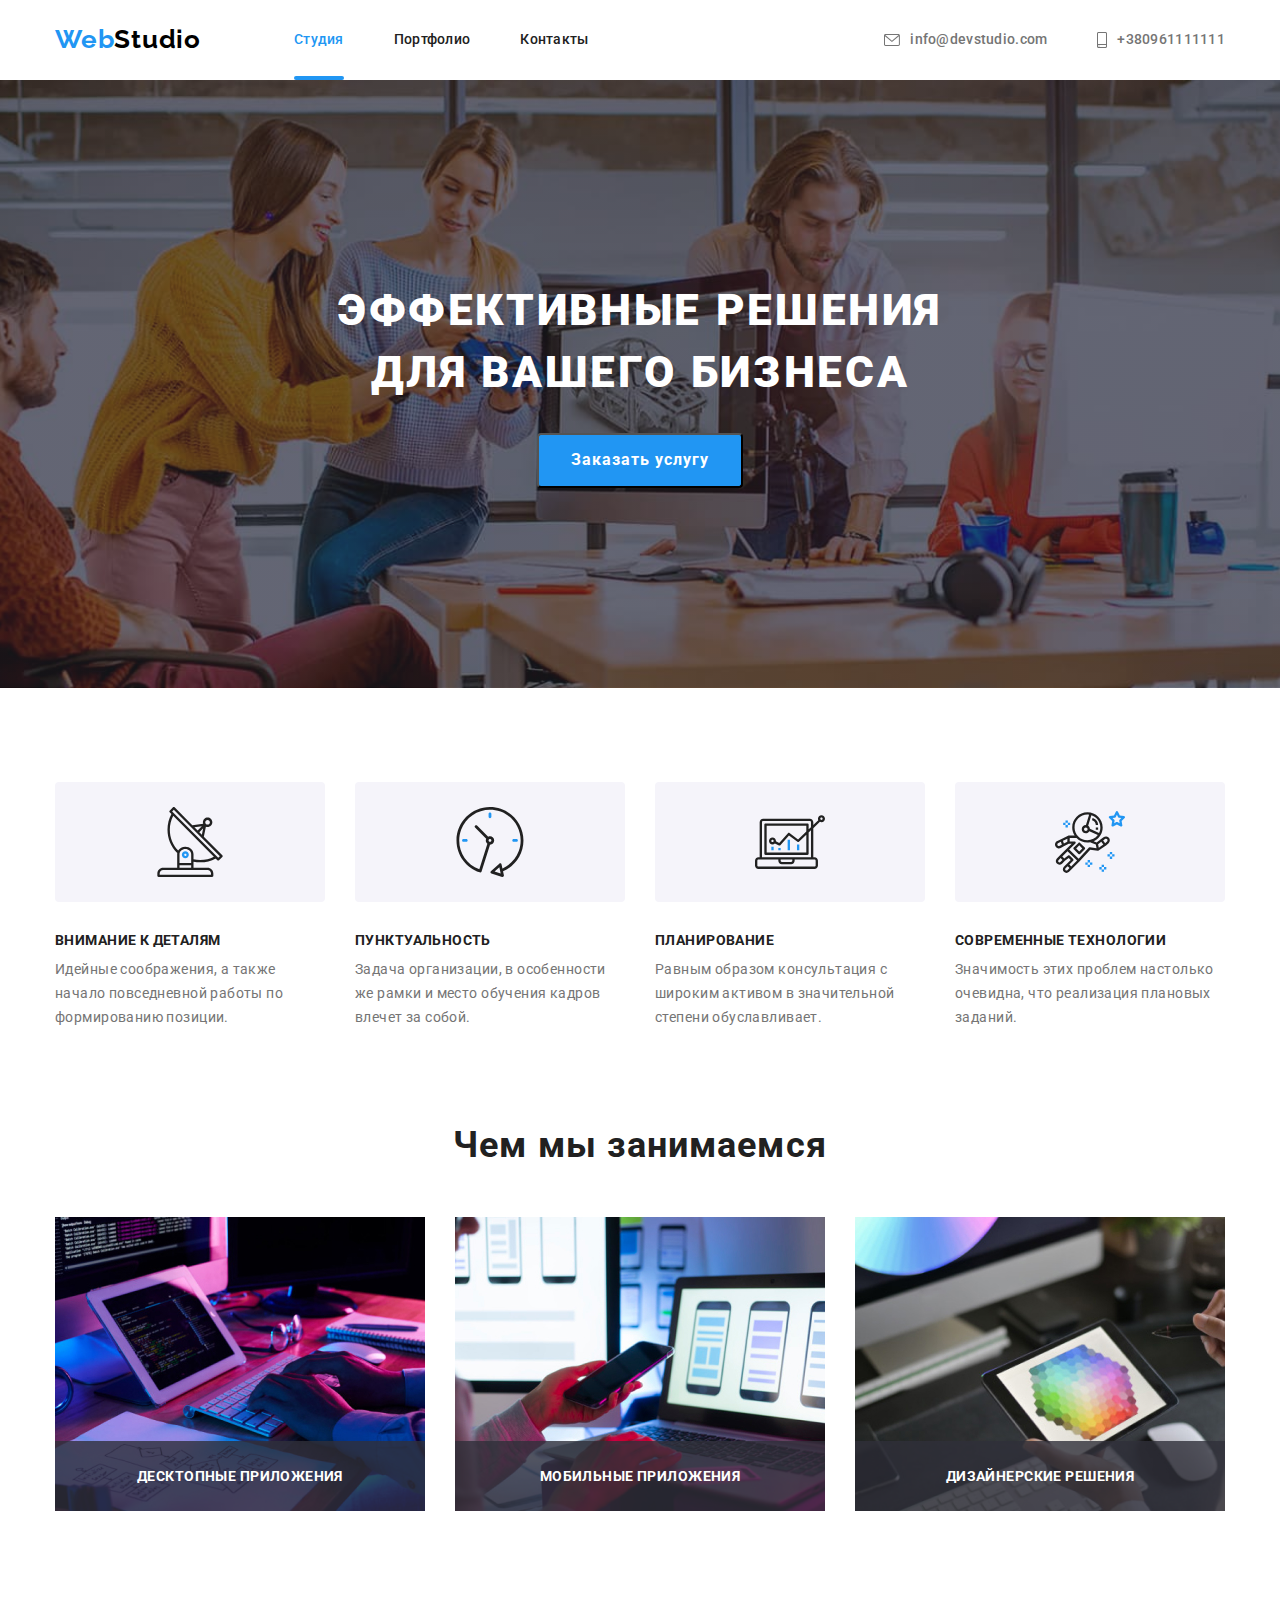
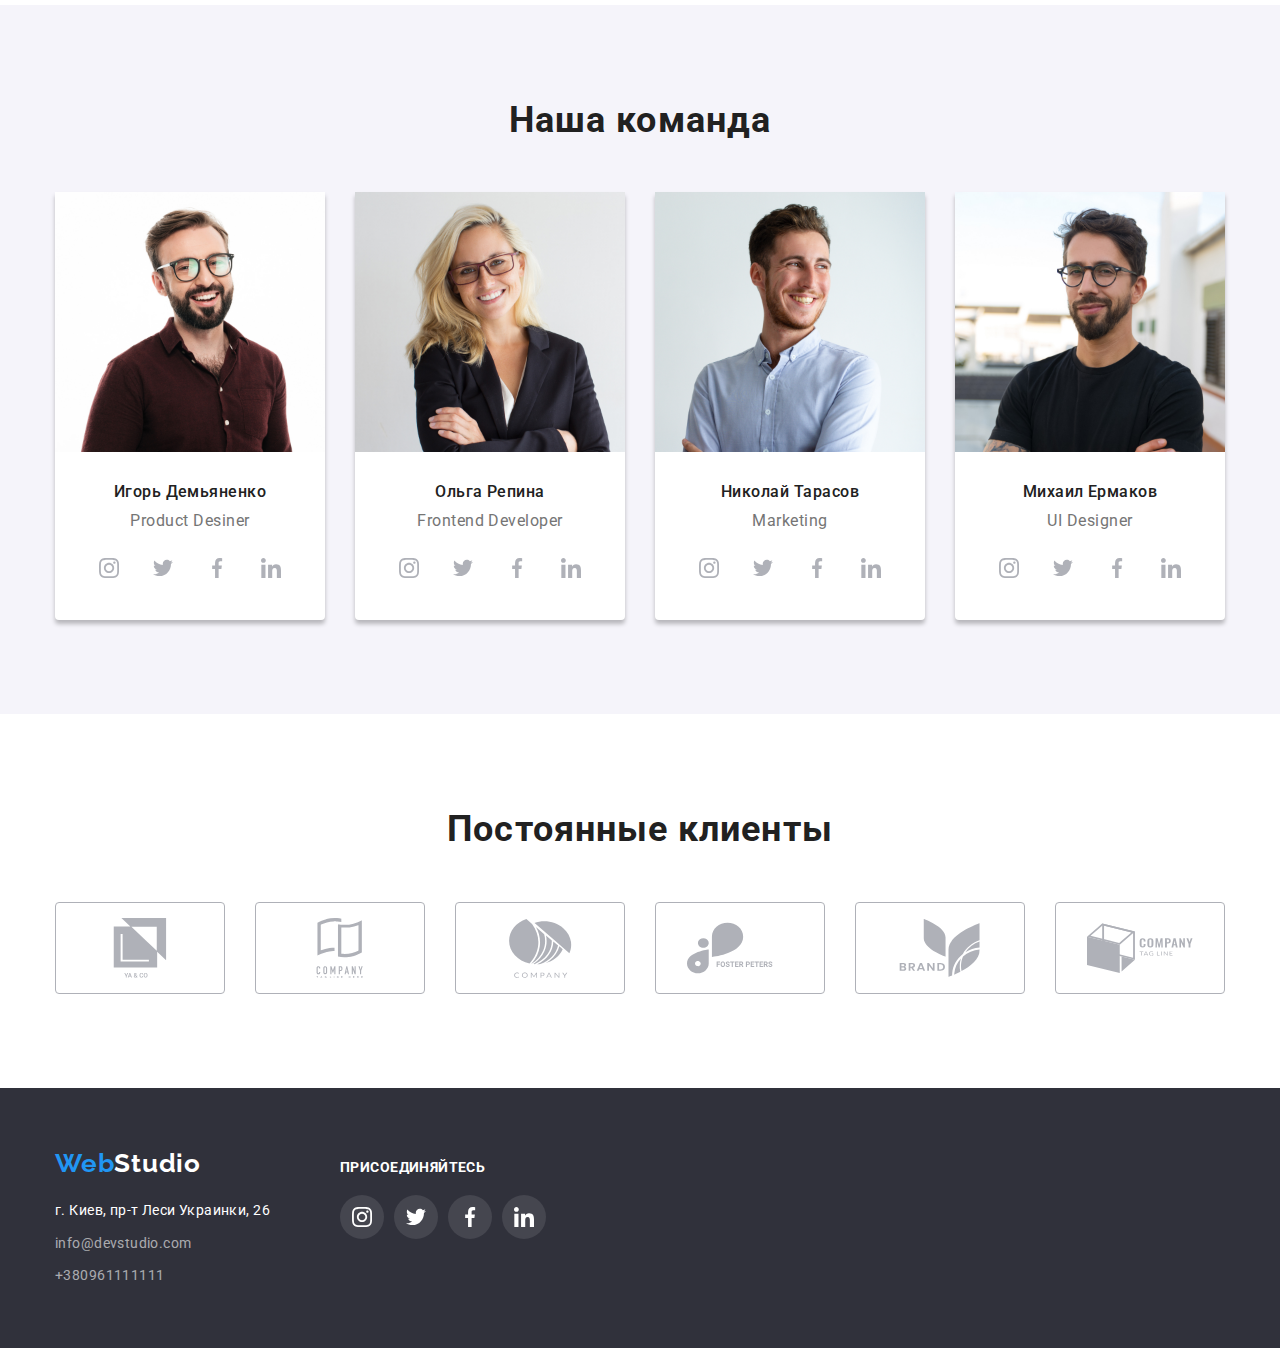
<file: index.html>
<!DOCTYPE html>
<html lang="ru">

<head>
  <meta charset="UTF-8" />
  <meta http-equiv="X-UA-Compatible" content="IE=edge" />
  <meta name="viewport" content="width=device-width, initial-scale=1.0" />
  <title>Document</title>
  <link rel="preconnect" href="https://fonts.googleapis.com" />
  <link rel="preconnect" href="https://fonts.gstatic.com" crossorigin />
  <link href="https://fonts.googleapis.com/css2?family=Raleway:wght@700&family=Roboto:wght@400;500;700;900&display=swap"
    rel="stylesheet" />
  <link rel="stylesheet"
    href="https://cdnjs.cloudflare.com/ajax/libs/modern-normalize/1.0.0/modern-normalize.min.css" />
  <link rel="stylesheet" href="./css/styles.css" />
</head>

<body>
  <header>
    <div class="container nav">
      <nav class="main-nav">
        <a class="logo" href="/">Web<span class="logo-dark">Studio</span></a>
        <ul class="nav-list-header">
          <li class="nav-item-header"><a href="./index.html" class="link "><span class="link-current">Студия</span></a>
          </li>
          <li class="nav-item-header"><a href="./portfolio.html" class="link">Портфолио</a></li>
          <li class="nav-item-header"><a href="" class="link">Контакты</a></li>
        </ul>
      </nav>
      <ul class="auto-nav">
        <li class="nav-item-header">
          <a href="mailto:info@devstudio.com" class="auto-link">
            <svg class="icon-header" width="16" height="12">
              <use href="images/symbol-defs.svg#icon-envelope"></use>
            </svg>info@devstudio.com</a>
        </li>
        <li class="nav-item-header">
          <a href="tel:+380961111111" class="auto-link">
            <svg class="icon-header" width="10" height="16">
              <use href="images/symbol-defs.svg#icon-smartphone"></use>
            </svg>+380961111111 </a>
        </li>
      </ul>
    </div>
  </header>

  <main>
    <section class="bar overlay">
      <div class="container">
        <h1 class="title-bar">
          эффективные решения <br />
          для вашего бизнеса
        </h1>
        <button data-modal-open type="button" class="button-bar">Заказать услугу</button>
      </div>
      <div data-modal class="backdrop is-hidden">
        <div class="modal">
          <button data-modal-close type="button" class="icon-btn">
            <svg class="icon-vector" width="11" height="11">
              <use href="images/symbol-defs.svg#icon-Vector"></use>
            </svg>
          </button>
        </div>
      </div>

    </section>

    <section class="opportunity section">
      <!-- Сделать невидимым h2 -->
      <div class="container">
        <h2 class="visually-hidden">Заголовок 2</h2>
        <ul class="opportunities">
          <li class="name-list">
            <div class="contain">
              <svg class="icon-oppo" width="70" height="70">
                <use href="images/symbol-defs.svg#icon-antenna"></use>
              </svg>
            </div>
            <h3 class="name">внимание к деталям</h3>
            <p class="meaning">
              Идейные соображения, а также начало повседневной работы по формированию позиции.
            </p>
          </li>
          <li class="name-list">
            <div class="contain">
              <svg class="icon-oppo" width="70" height="70">
                <use href="images/symbol-defs.svg#icon-clock"></use>
              </svg>
            </div>
            <h3 class="name">пунктуальность</h3>
            <p class="meaning">
              Задача организации, в особенности же рамки и место обучения кадров влечет за собой.
            </p>
          </li>
          <li class="name-list">
            <div class="contain">
              <svg class="icon-oppo" width="70" height="70">
                <use href="images/symbol-defs.svg#icon-diagram"></use>
              </svg>
            </div>
            <h3 class="name">планирование</h3>
            <p class="meaning">
              Равным образом консультация с широким активом в значительной степени обуславливает.
            </p>
          </li>
          <li class="name-list">
            <div class="contain">
              <svg class="icon-oppo" width="70" height="70">
                <use href="images/symbol-defs.svg#icon-astronaut"></use>
              </svg>
            </div>
            <h3 class="name">современные технологии</h3>
            <p class="meaning">
              Значимость этих проблем настолько очевидна, что реализация плановых заданий.
            </p>
          </li>
        </ul>
      </div>
    </section>

    <section class="section work-section">
      <div class="container">
        <h2 class="about-name">Чем мы занимаемся</h2>
        <ul class="about-pictures">
          <li class="list-pictures">
            <img src="images/box1.jpg" alt="работа с алгоритмами и структурой  данных" width="370" />
            <div class="text-box">
              <p class="undertext">десктопные приложения</p>
            </div>
          </li>
          <li class="list-pictures">
            <img class="picture" src="images/box2.jpg" alt="разработка мобильных приложений" width="370" />
            <div class="text-box">
              <p class="undertext">мобильные приложения</p>
            </div>
          </li>
          <li class="list-pictures">
            <img class="picture" src="images/box3.jpg" alt="веб-дизайн" width="370" />
            <div class="text-box">
              <p class="undertext">дизайнерские решения</p>
            </div>

          </li>
        </ul>
      </div>
    </section>

    <section class="section  team-section">
      <div class="container">
        <h2 class="about-name">Наша команда</h2>
        <ul class="community">
          <li class="community-item">
            <img src="images/img.jpg" alt="фото Игоря Демьяненко" width="270" />
            <div class="team">
              <h3 class="subject-team">Игорь Демьяненко</h3>
              <p lang="en" class="position">Product Desiner</p>
              <div>
                <ul class="social">
                  <li class="link-icon">
                    <a class="community-link" href="https://www.instagram.com/">
                      <svg class="social-icon-community" width="20" height="20">
                        <use href="images/symbol-defs.svg#icon-instagram"></use>
                      </svg>
                    </a>
                  </li>
                  <li class="link-icon">
                    <a class="community-link" href="" https="//www.twitter.com/">
                      <svg class="social-icon-community" width="20" height="20">
                        <use href="images/symbol-defs.svg#icon-twitter"></use>
                      </svg>
                    </a>
                  </li>
                  <li class="link-icon">
                    <a class="community-link" href="//www.facebook.com/">
                      <svg class="social-icon-community" width="20" height="20">
                        <use href="images/symbol-defs.svg#icon-facebook"></use>
                      </svg>
                    </a>
                  </li>
                  <li class="link-icon">
                    <a class="community-link" href="https://www.linkedin.com/">
                      <svg class="social-icon-community" width="20" height="20">
                        <use href="images/symbol-defs.svg#icon-linkedin"></use>
                      </svg>
                    </a>
                  </li>
                </ul>
              </div>
            </div>
          </li>
          <li class="community-item">
            <img src="images/img(1).jpg" alt="фото Ольги Репиной" width="270" />
            <div class="team">
              <h3 class="subject-team">Ольга Репина</h3>
              <p lang="en" class="position">Frontend Developer</p>
              <div>
                <ul class="social">
                  <li class="link-icon">
                    <a class="community-link" href="https://www.instagram.com/">
                      <svg class="social-icon-community" width="20" height="20">
                        <use href="images/symbol-defs.svg#icon-instagram"></use>
                      </svg>
                    </a>
                  </li>
                  <li class="link-icon">
                    <a class="community-link" href="" https="//www.twitter.com/">
                      <svg class="social-icon-community" width="20" height="20">
                        <use href="images/symbol-defs.svg#icon-twitter"></use>
                      </svg>
                    </a>
                  </li>
                  <li class="link-icon">
                    <a class="community-link" href="//www.facebook.com/">
                      <svg class="social-icon-community" width="20" height="20">
                        <use href="images/symbol-defs.svg#icon-facebook"></use>
                      </svg>
                    </a>
                  </li>
                  <li class="link-icon">
                    <a class="community-link" href="https://www.linkedin.com/">
                      <svg class="social-icon-community" width="20" height="20">
                        <use href="images/symbol-defs.svg#icon-linkedin"></use>
                      </svg>
                    </a>
                  </li>
                </ul>
              </div>
            </div>
          </li>
          <li class="community-item">
            <img src="images/img(2).jpg" alt="фото Николая Тарасова" width="270" />
            <div class="team">
              <h3 class="subject-team">Николай Тарасов</h3>
              <p lang="en" class="position">Marketing</p>
              <div>
                <ul class="social">
                  <li class="link-icon">
                    <a class="community-link" href="https://www.instagram.com/">
                      <svg class="social-icon-community" width="20" height="20">
                        <use href="images/symbol-defs.svg#icon-instagram"></use>
                      </svg>
                    </a>
                  </li>
                  <li class="link-icon">
                    <a class="community-link" href="" https="//www.twitter.com/">
                      <svg class="social-icon-community" width="20" height="20">
                        <use href="images/symbol-defs.svg#icon-twitter"></use>
                      </svg>
                    </a>
                  </li>
                  <li class="link-icon">
                    <a class="community-link" href="//www.facebook.com/">
                      <svg class="social-icon-community" width="20" height="20">
                        <use href="images/symbol-defs.svg#icon-facebook"></use>
                      </svg>
                    </a>
                  </li>
                  <li class="link-icon">
                    <a class="community-link" href="https://www.linkedin.com/">
                      <svg class="social-icon-community" width="20" height="20">
                        <use href="images/symbol-defs.svg#icon-linkedin"></use>
                      </svg>
                    </a>
                  </li>
                </ul>
              </div>
            </div>
          </li>
          <li class="community-item">
            <img src="images/img(3).jpg" alt="фото Михаила Ермакова" width="270" />
            <div class="team">
              <h3 class="subject-team">Михаил Ермаков</h3>
              <p lang="en" class="position">UI Designer</p>
              <div>
                <ul class="social">
                  <li class="link-icon">
                    <a class="community-link" href="https://www.instagram.com/">
                      <svg class="social-icon-community" width="20" height="20">
                        <use href="images/symbol-defs.svg#icon-instagram"></use>
                      </svg>
                    </a>
                  </li>
                  <li class="link-icon">
                    <a class="community-link" href="" https="//www.twitter.com/">
                      <svg class="social-icon-community" width="20" height="20">
                        <use href="images/symbol-defs.svg#icon-twitter"></use>
                      </svg>
                    </a>
                  </li>
                  <li class="link-icon">
                    <a class="community-link" href="//www.facebook.com/">
                      <svg class="social-icon-community" width="20" height="20">
                        <use href="images/symbol-defs.svg#icon-facebook"></use>
                      </svg>
                    </a>
                  </li>
                  <li class="link-icon">
                    <a class="community-link" href="https://www.linkedin.com/">
                      <svg class="social-icon-community" width="20" height="20">
                        <use href="images/symbol-defs.svg#icon-linkedin"></use>
                      </svg>
                    </a>
                  </li>
                </ul>
              </div>
            </div>
          </li>
        </ul>
      </div>
    </section>

    <section class="section">
      <div class="container">
        <h2 class="about-name">Постоянные клиенты</h2>
        <ul class="clients">
          <li class="client">
            <a class="client-link" href="">
              <svg class="icon-client" width="106" height="60">
                <use href="images/symbol-defs.svg#icon-group1"></use>
              </svg>
            </a>
          </li>
          <li class="client"><a class="client-link" href="">
              <svg class="icon-client" width="106" height="60">
                <use href="images/symbol-defs.svg#icon-group2"></use>
              </svg></a></li>
          <li class="client"><a class="client-link" href="">
              <svg class="icon-client" width="106" height="60">
                <use href="images/symbol-defs.svg#icon-group3"></use>
              </svg></a></li>
          <li class="client"><a class="client-link" href="">
              <svg class="icon-client" width="106" height="60">
                <use href="images/symbol-defs.svg#icon-group4"></use>
              </svg></a></li>
          <li class="client"><a class="client-link" href="">
              <svg class="icon-client" width="106" height="60">
                <use href="images/symbol-defs.svg#icon-group5"></use>
              </svg></a></li>
          <li class="client"><a class="client-link" href="">
              <svg class="icon-client" width="106" height="60">
                <use href="images/symbol-defs.svg#icon-group6"></use>
              </svg></a></li>
        </ul>
      </div>
    </section>
  </main>

  <footer class="footer">
    <div class="container container-footer">
      <div>
        <a class="logo" href="/">Web<span class="logo-light">Studio</span></a>
        <address>
          <ul class="footer-list">
            <li class="footer-item">
              <a class="address" href="https://goo.gl/maps/MqeLLvB7cvCTrC6n8">г. Киев, пр-т Леси Украинки, 26</a>
            </li>
            <li class="footer-item">
              <a class="footer-link" href="mailto:info@devstudio.com"> info@devstudio.com</a>
            </li>
            <li class="footer-item">
              <a class="footer-link" href="tel:+380961111111"> +380961111111 </a>
            </li>
          </ul>
        </address>
      </div>
      <div class="social-container">
        <p class="social-text">присоединяйтесь</p>
        <ul class="social">
          <li class="link-icon">
            <a class="community-link" href="https://www.instagram.com/">
              <svg class="social-icon" width="20" height="20">
                <use href="images/symbol-defs.svg#icon-instagram"></use>
              </svg>
            </a>
          </li>
          <li class="link-icon">
            <a class="community-link" href="" https="//www.twitter.com/">
              <svg class="social-icon" width="20" height="20">
                <use href="images/symbol-defs.svg#icon-twitter"></use>
              </svg>
            </a>
          </li>
          <li class="link-icon">
            <a class="community-link" href="//www.facebook.com/">
              <svg class="social-icon" width="20" height="20">
                <use href="images/symbol-defs.svg#icon-facebook"></use>
              </svg>
            </a>
          </li>
          <li class="link-icon">
            <a class="community-link" href="https://www.linkedin.com/">
              <svg class="social-icon" width="20" height="20">
                <use href="images/symbol-defs.svg#icon-linkedin"></use>
              </svg>
            </a>
          </li>
        </ul>
      </div>
    </div>
  </footer>
  <script src="./js/modal.js"></script>
</body>

</html>
</file>
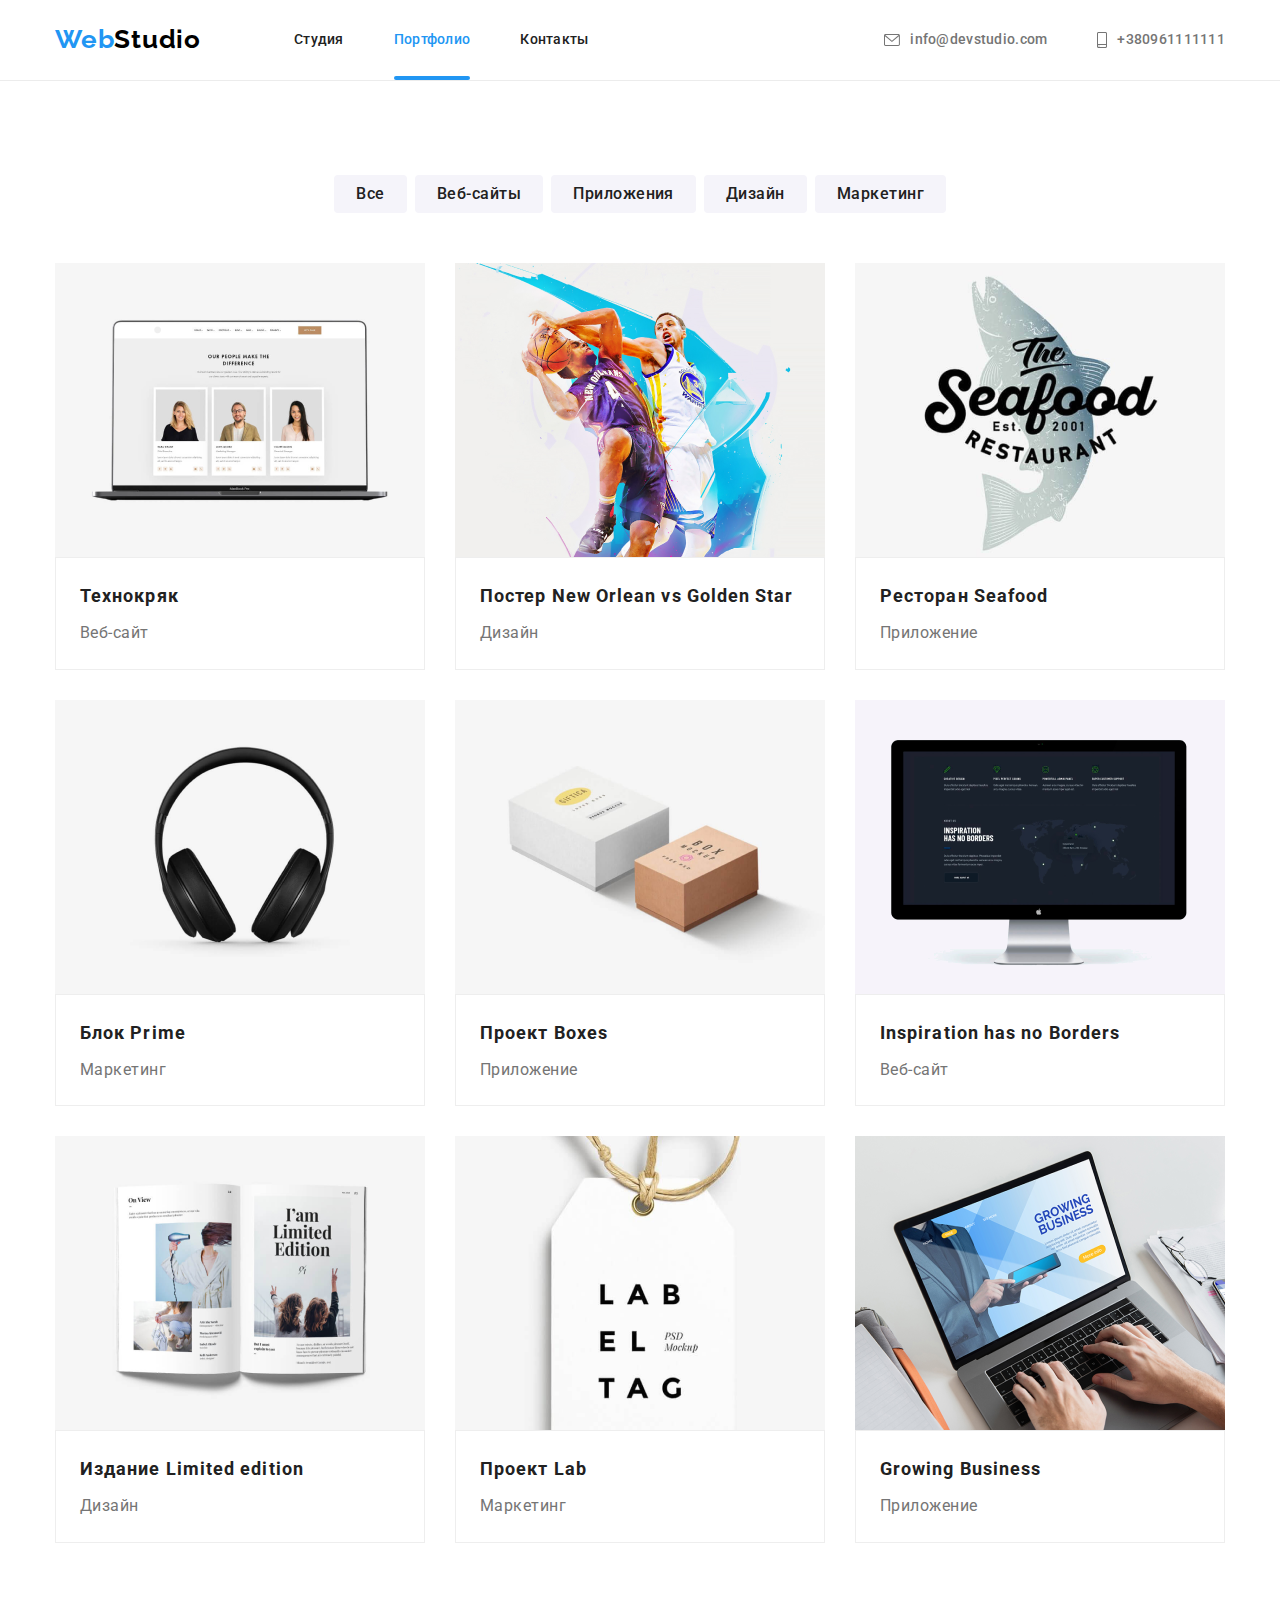
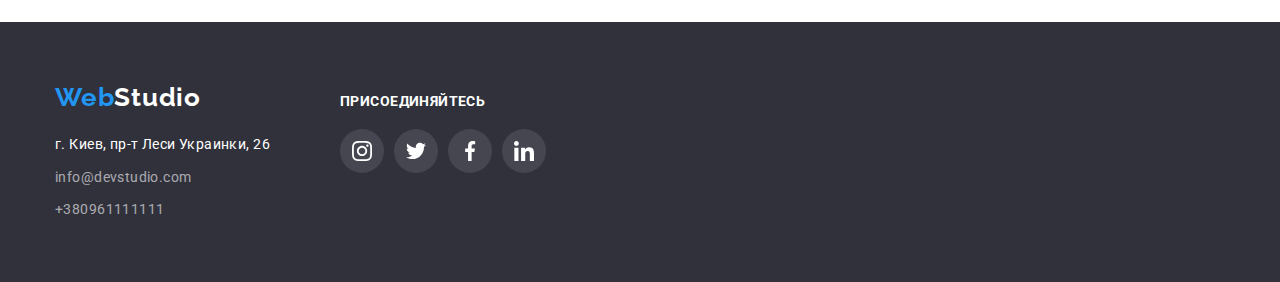
<file: portfolio.html>
<!DOCTYPE html>
<html lang="en">

<head>
  <meta charset="UTF-8" />
  <meta http-equiv="X-UA-Compatible" content="IE=edge" />
  <meta name="viewport" content="width=device-width, initial-scale=1.0" />
  <title>Document</title>
  <link rel="preconnect" href="https://fonts.googleapis.com" />
  <link rel="preconnect" href="https://fonts.gstatic.com" crossorigin />
  <link href="https://fonts.googleapis.com/css2?family=Raleway:wght@700&family=Roboto:wght@400;500;700;900&display=swap"
    rel="stylesheet" />
  <link rel="stylesheet"
    href="https://cdnjs.cloudflare.com/ajax/libs/modern-normalize/1.0.0/modern-normalize.min.css" />
  <link rel="stylesheet" href="./css/styles.css" />
</head>

<body>
  <header class="header">
    <div class="container nav">
      <nav class="main-nav">
        <a class="logo" href="/">Web<span class="logo-dark">Studio</span></a>
        <ul class="nav-list-header">
          <li class="nav-item-header"><a href="./index.html" class="link">Студия</span></a></li>
          <li class="nav-item-header"><a href="./portfolio.html" class="link"><span
                class="link-current">Портфолио</span></a></li>
          <li class="nav-item-header"><a href="" class="link">Контакты</a></li>
        </ul>
      </nav>
      <ul class="auto-nav">
        <li class="nav-item-header">
          <a href="mailto:info@devstudio.com" class="auto-link">
            <svg class="icon-header" width="16" height="12">
              <use href="images/symbol-defs.svg#icon-envelope"></use>
            </svg>info@devstudio.com</a>
        </li>
        <li class="nav-item-header">
          <a href="tel:+380961111111" class="auto-link">
            <svg class="icon-header" width="10" height="16">
              <use href="images/symbol-defs.svg#icon-smartphone"></use>
            </svg>+380961111111 </a>
        </li>
      </ul>
    </div>
  </header>

  <main>
    <section class="section">
      <div class="container">
        <h1 class="visually-hidden">Блоки с примерами возможностей</h1>
        <ul class="buttons">
          <li class="btn-item"><button type="button" class="button">Все</button></li>
          <li class="btn-item"><button type="button" class="button">Веб-сайты</button></li>
          <li class="btn-item"><button type="button" class="button">Приложения</button></li>
          <li class="btn-item"><button type="button" class="button">Дизайн</button></li>
          <li class="btn-item"><button type="button" class="button">Маркетинг</button></li>
        </ul>
        <ul class="samples">
          <li class="item">
            <a class="sample-link" href="">
              <div class="samples-thumb">
                <img src="images/web-site1.png" alt="веб-сайт на ноутбуке" width="370" />
                <p class="text-samples">Технокряк это современная площадка распространения коронавируса. Компании
                  используют эту платформу
                  для цифрового
                  шпионажа и атак на защищённые сервера конкурентов.</p>
              </div>
              <div class="border">
                <h2 class="project-name">Технокряк</h2>
                <p class="project-type">Веб-сайт</p>
              </div>
            </a>
          </li>
          <li class="item"><a class="sample-link" href="">
              <div class="samples-thumb">
                <img src="images/design2.png" alt="Постер New Orlean vs Golden Star" width="370" />
                <p class="text-samples">Технокряк это современная площадка распространения коронавируса. Компании
                  используют эту платформу
                  для цифрового
                  шпионажа и атак на защищённые сервера конкурентов.</p>
              </div>
              <div class="border">
                <h2 class="project-name">
                  Постер <span lang="en">New Orlean vs Golden Star</span>
                </h2>
                <p class="project-type">Дизайн</p>
              </div>
            </a>
          </li>
          <li class="item"><a class="sample-link" href="">
              <div class="samples-thumb">
                <img src="images/application3.png" alt="Форель на фоне логотипа ресторана морской кухни" width="370" />
                <p class="text-samples">Технокряк это современная площадка распространения коронавируса. Компании
                  используют эту платформу
                  для цифрового
                  шпионажа и атак на защищённые сервера конкурентов.</p>
              </div>
              <div class="border">
                <h2 class="project-name">Ресторан <span lang="en">Seafood</span></h2>
                <p class="project-type">Приложение</p>
              </div>
            </a>
          </li>
          <li class="item"><a class="sample-link" href="">
              <div class="samples-thumb">
                <img src="images/marketing4.png" alt="Наушники с амбюшюрами" width="370" />
                <p class="text-samples">Технокряк это современная площадка распространения коронавируса. Компании
                  используют эту платформу
                  для цифрового
                  шпионажа и атак на защищённые сервера конкурентов.</p>
              </div>
              <div class="border">
                <h2 class="project-name">Блок <span lang="en">Prime</span></h2>
                <p class="project-type">Маркетинг</p>
              </div>
            </a>
          </li>
          <li class="item"><a class="sample-link" href="">
              <div class="samples-thumb">
                <img src="images/application5.png" alt="Две коробки" width="370" />
                <p class="text-samples">Технокряк это современная площадка распространения коронавируса. Компании
                  используют эту платформу
                  для цифрового
                  шпионажа и атак на защищённые сервера конкурентов.</p>
              </div>
              <div class="border">
                <h2 class="project-name">Проект <span lang="en">Boxes</span></h2>
                <p class="project-type">Приложение</p>
              </div>
            </a>
          </li>
          <li class="item"><a class="sample-link" href="">
              <div class="samples-thumb">
                <img src="images/web-site6.png" alt="Монитор с изображением" width="370" />
                <p class="text-samples">Технокряк это современная площадка распространения коронавируса. Компании
                  используют эту платформу
                  для цифрового
                  шпионажа и атак на защищённые сервера конкурентов.</p>
              </div>
              <div class="border">
                <h2 class="project-name" lang="en">Inspiration has no Borders</h2>
                <p class="project-type">Веб-сайт</p>
              </div>
            </a>
          </li>
          <li class="item"><a class="sample-link" href="">
              <div class="samples-thumb">
                <img src="images/desighn7.png" alt="Журнал со статьей с названием I am limited edition" width="370" />
                <p class="text-samples">Технокряк это современная площадка распространения коронавируса. Компании
                  используют эту платформу
                  для цифрового
                  шпионажа и атак на защищённые сервера конкурентов.</p>
              </div>
              <div class="border">
                <h2 class="project-name">Издание <span lang="en">Limited edition</span></h2>
                <p class="project-type">Дизайн</p>
              </div>
            </a>
          </li>
          <li class="item"><a class="sample-link" href="">
              <div class="samples-thumb">
                <img src="images/marketing8.png" alt="Бирка с надписью Label tag>" width="370" />
                <p class="text-samples">Технокряк это современная площадка распространения коронавируса. Компании
                  используют эту платформу
                  для цифрового
                  шпионажа и атак на защищённые сервера конкурентов.</p>
              </div>
              <div class="border">
                <h2 class="project-name">Проект <span lang="en">Lab</span></h2>
                <p class="project-type">Маркетинг</p>
              </div>
            </a>
          </li>
          <li class="item"><a class="sample-link" href="">
              <div class="samples-thumb">
                <img src="images/application9.png" alt="Ноутбук с открытой веб-страницей Growing Business"
                  width="370" />
                <p class="text-samples">Технокряк это современная площадка распространения коронавируса. Компании
                  используют эту платформу
                  для цифрового
                  шпионажа и атак на защищённые сервера конкурентов.</p>
              </div>
              <div class="border">
                <h2 lang="en" class="project-name">Growing Business</h2>
                <p class="project-type">Приложение</p>
              </div>
            </a>
          </li>
        </ul>
    </section>
    </div>
  </main>

  <footer class="footer">
    <div class="container container-footer">
      <div>
        <a class="logo" href="/">Web<span class="logo-light">Studio</span></a>
        <address>
          <ul class="footer-list">
            <li class="footer-item">
              <a class="address" href="https://goo.gl/maps/MqeLLvB7cvCTrC6n8">г. Киев, пр-т Леси Украинки, 26</a>
            </li>
            <li class="footer-item">
              <a class="footer-link" href="mailto:info@devstudio.com"> info@devstudio.com</a>
            </li>
            <li class="footer-item">
              <a class="footer-link" href="tel:+380961111111"> +380961111111 </a>
            </li>
          </ul>
        </address>
      </div>
      <div class="social-container">
        <p class="social-text">присоединяйтесь</p>
        <ul class="social">
          <li class="link-icon">
            <a class="community-link" href="https://www.instagram.com/">
              <svg class="social-icon" width="20" height="20">
                <use href="images/symbol-defs.svg#icon-instagram"></use>
              </svg>
            </a>
          </li>
          <li class="link-icon">
            <a class="community-link" href="" https="//www.twitter.com/">
              <svg class="social-icon" width="20" height="20">
                <use href="images/symbol-defs.svg#icon-twitter"></use>
              </svg>
            </a>
          </li>
          <li class="link-icon">
            <a class="community-link" href="//www.facebook.com/">
              <svg class="social-icon" width="20" height="20">
                <use href="images/symbol-defs.svg#icon-facebook"></use>
              </svg>
            </a>
          </li>
          <li class="link-icon">
            <a class="community-link" href="https://www.linkedin.com/">
              <svg class="social-icon" width="20" height="20">
                <use href="images/symbol-defs.svg#icon-linkedin"></use>
              </svg>
            </a>
          </li>
        </ul>
      </div>
    </div>
  </footer>
</body>

</html>
</file>
<file: css/styles.css>
:root {
  --primary-text-color: #757575;
  --title-text-color: #212121;
  --hover-button-color: #2196f3;
  --primary-white-color: #ffffff;
  --primary-black-color: #000000;
  --primary-bar-color: hsl(235, 10%, 21%);
  --primary-white-color-60: rgba(255, 255, 255, 0.6);
  --primary-light-color-button: #f5f4fa;
  --primary-border-color: #eeeeee;
  --primary-white-color-10: rgba(255, 255, 255, 0.1);
  --primary-icon-color: #afb1b8;
  --bgc-textbox: rgba(47, 48, 58, 0.8);
}
* {
  box-sizing: border-box;
}

body {
  background-color: var(--primary-white-color);

  font-family: 'Roboto', sans-serif;
}

ul {
  margin: 0;
  padding: 0;
  list-style: none;
}

a {
  text-decoration: none;
}

h1,
h2,
h3,
p {
  margin: 0;
}

img {
  display: block;
  max-width: 100%;
  height: auto;
}

.container {
  width: 1200px;
  padding-left: 15px;
  padding-right: 15px;
  margin-left: auto;
  margin-right: auto;
}
/* Header общий */
.header {
  border-bottom-width: 1px;
  border-bottom-style: solid;
  border-bottom-color: #ececec;
}

.nav {
  display: flex;
  align-items: center;
}

.logo {
  color: var(--hover-button-color);

  font-family: 'Raleway', sans-serif;
  font-weight: 700;
  font-size: 26px;
  line-height: 1.2;
  letter-spacing: 0.03em;
  text-decoration: none;
}

.logo-dark {
  color: var(--primary-black-color);
}

.main-nav {
  display: flex;
  align-items: center;
}

.nav-list-header {
  list-style: none;
  display: flex;
  margin-left: 93px;
  padding-left: 0;
  margin-top: 0;
  margin-bottom: 0;
}
.nav-item-header {
  margin-left: 50px;
}

.nav-item-header:first-child {
  margin-left: 0;
}

.nav-list-header .link {
  position: relative;

  display: block;
  padding-top: 32px;
  padding-bottom: 32px;

  color: var(--title-text-color);

  font-weight: 500;
  font-size: 14px;
  line-height: 1.14;
  letter-spacing: 0.02em;
  text-decoration: none;

  transition: color 250ms cubic-bezier(0.4, 0, 0.2, 1);
}
.nav-list-header.link:last-child {
  margin-right: 0;
}

.nav-list-header .link:hover,
.nav-list-header .link:focus {
  color: var(--hover-button-color);
}

.auto-nav {
  display: flex;
  margin-left: auto;
}

.auto-link {
  display: flex;
  align-items: center;

  color: var(--primary-text-color);

  font-weight: 500;
  font-size: 14px;
  line-height: 1.14;
  letter-spacing: 0.02em;
  text-decoration: none;

  transition: color 250ms cubic-bezier(0.4, 0, 0.2, 1);
}

.auto-nav .auto-link:hover,
.auto-nav .auto-link:focus {
  color: var(--hover-button-color);
}

.icon-header {
  margin-right: 10px;

  fill: currentColor;

  transition: color 250ms cubic-bezier(0.4, 0, 0.2, 1);
}

.icon-header:hover {
  fill: var(--hover-button-color);
}

.link-current {
  color: var(--hover-button-color);
}

.link-current::after {
  position: absolute;
  left: 0;
  bottom: 0;
  content: '';
  display: block;
  width: 100%;
  height: 4px;
  background-color: var(--hover-button-color);
  border-radius: 2px;
  opacity: 1;
  transition: opacity 250ms cubic-bezier(0.4, 0, 0.2, 1);
}

/* Конец общего header */

/* Студио Main */

/* Спрятать hidden  заголовки */

.visually-hidden {
  position: absolute;
  width: 1px;
  height: 1px;
  margin: -1px;
  border: 0;
  padding: 0;

  white-space: nowrap;
  clip-path: inset(100%);
  clip: rect(0 0 0 0);
  overflow: hidden;
}

.opportunities {
  display: flex;
}

.name-list {
  margin-right: 30px;
}

.name-list:last-child {
  margin-right: 0;
}
.contain {
  display: flex;
  align-items: center;
  justify-content: center;
  width: 270px;
  height: 120px;
  background-color: var(--primary-light-color-button);
  margin-bottom: 30px;
  border-radius: 4px;
}

.opportunities .name {
  margin-bottom: 10px;
  color: var(--title-text-color);
  font-weight: 700;
  font-size: 14px;
  line-height: 1.2;
  letter-spacing: 0.03em;
  text-transform: uppercase;
}

.opportunities .meaning {
  color: var(--primary-text-color);
  font-weight: 400;
  font-size: 14px;
  line-height: 1.7;
  letter-spacing: 0.03em;
}

.team-section {
  background-color: var(--primary-light-color-button);
}

.about-name {
  padding: 0;
  margin: 0;
  margin-bottom: 50px;
  color: var(--title-text-color);

  font-weight: 700;
  font-size: 36px;
  line-height: 1.2;
  text-align: center;
  letter-spacing: 0.03em;
}

.community-item {
  background-color: var(--primary-white-color);
  margin-left: 30px;
  width: 270;
  box-shadow: 0px 4px 4px rgba(0, 0, 0, 0.25);
  border-radius: 0px 0px 4px 4px;
}
.community-item:first-child {
  margin-left: 0;
}

.about-pictures {
  display: flex;
  justify-content: space-between;
}

.list-pictures {
  position: relative;
  margin-left: 30px;
}

.list-pictures:first-child {
  margin-left: 0;
}

.text-box {
  position: absolute;
  bottom: 0;
  left: 0;

  width: 100%;
  height: 70px;
  display: flex;
  align-items: center;
  justify-content: center;

  color: var(--primary-white-color);
  background-color: var(--bgc-textbox);
}

.undertext {
  font-weight: 700;
  font-size: 14px;
  line-height: calc(16 / 14);
  text-align: center;
  letter-spacing: 0.03em;
  text-transform: uppercase;
}

.community {
  display: flex;
}

.team {
  padding-top: 30px;
  padding-bottom: 30px;
}

.subject-team {
  margin-bottom: 10px;
  color: var(--title-text-color);

  font-weight: 500;
  font-size: 16px;
  line-height: 1.2;
  text-align: center;
  letter-spacing: 0.03em;
}

.position {
  margin-bottom: 16px;

  color: var(--primary-text-color);

  font-weight: 400;
  font-size: 16px;
  line-height: 1.2;
  text-align: center;
  letter-spacing: 0.03em;
}

.social-icon-community {
  fill: var(--primary-icon-color);
  transition: fill 250ms cubic-bezier(0.4, 0, 0.2, 1);
}

.community-link {
  display: flex;
  justify-content: center;
  align-items: center;
  border-radius: 50%;
  width: 100%;
  height: 100%;

  transition: background-color 250ms cubic-bezier(0.4, 0, 0.2, 1);
}

.community-link:hover .social-icon-community,
.community-link:focus .social-icon-community {
  fill: var(--primary-white-color);
}

.community-link:hover,
.community-link:focus {
  background-color: var(--hover-button-color);
}

/* Бар Студио */
.section {
  padding-top: 94px;
  padding-bottom: 94px;
}

.work-section {
  padding-top: 0;
}

.bar {
  padding-top: 200px;
  padding-bottom: 200px;
  background-color: var(--primary-bar-color);
  text-align: center;
}

.overlay {
  max-width: 1600px;
  margin-left: auto;
  margin-right: auto;

  background-image: linear-gradient(to right, rgba(47, 48, 58, 0.4), rgba(47, 48, 58, 0.4)),
    url(../images/background-image\(1\).jpg);
  background-repeat: no-repeat;
  background-position: center;
  background-size: cover;
}

.title-bar {
  color: var(--primary-white-color);
  margin-bottom: 30px;
  margin-top: 0;
  padding: 0;

  font-weight: 900;
  font-size: 44px;
  line-height: 1.4;
  text-align: center;
  letter-spacing: 0.06em;
  text-transform: uppercase;
}

.button-bar {
  padding-top: 10px;
  padding-bottom: 10px;
  padding-left: 32px;
  padding-right: 32px;

  background-color: var(--hover-button-color);
  color: var(--primary-white-color);

  border-radius: 4px;
  font-weight: 700;
  font-size: 16px;
  line-height: 1.9;
  letter-spacing: 0.06em;

  cursor: pointer;
}

.backdrop {
  position: fixed;

  top: 0;
  left: 0;
  width: 100%;
  height: 100%;

  background-color: rgba(0, 0, 0, 0.2);
  z-index: 1;

  opacity: 1;
  visibility: visible;

  transition: opacity 250ms cubic-bezier(0.4, 0, 0.2, 1);
}

.is-hidden {
  opacity: 0;
  pointer-events: none;
  visibility: hidden;
}

.modal {
  position: absolute;
  top: 50%;
  left: 50%;
  transform: translate(-50%, -50%);

  min-width: 528px;
  min-height: 581px;

  background-color: var(--primary-white-color);
  box-shadow: 0px 1px 3px rgba(0, 0, 0, 0.12), 0px 1px 1px rgba(0, 0, 0, 0.14),
    0px 2px 1px rgba(0, 0, 0, 0.2);
  border-radius: 4px;

  opacity: 1;
}

.icon-btn {
  position: absolute;
  top: 8px;
  right: 8px;

  width: 30px;
  height: 30px;
  border-radius: 50%;
  background-color: var(--primary-white-color);
  border: 1px solid rgba(0, 0, 0, 0.1);
  cursor: pointer;
}

.icon-vector {
  fill: var(--primary-black-color);
}

.clients {
  display: flex;
  /* justify-content: center; */
}

.client-link {
  width: 100%;
  height: 100%;
  display: flex;
  align-items: center;
  justify-content: center;

  border: 1px solid var(--primary-icon-color);
  border-radius: 4px;

  transition: border-color 250ms cubic-bezier(0.4, 0, 0.2, 1);
}

.client-link:hover,
.client-link:focus {
  border-color: var(--hover-button-color);
}

.client {
  display: flex;
  justify-content: center;

  margin-right: 30px;
  width: 170px;
  height: 92px;
}

.client:last-child {
  margin-right: 0;
}

.icon-client {
  fill: var(--primary-icon-color);
  transition: fill 250ms cubic-bezier(0.4, 0, 0.2, 1);
}

.client-link:hover .icon-client,
.client-link:focus .icon-client {
  fill: var(--hover-button-color);
}

/* .client:hover {
  border-color: var(--hover-button-color);
} */

/* Main Портфолио */
/* Кнопки Портфолио */
.buttons {
  display: flex;
  justify-content: center;
  margin-bottom: 50px;
}

.button {
  cursor: pointer;
  display: inline-block;
  padding-left: 22px;
  padding-right: 22px;
  padding-top: 6px;
  padding-bottom: 6px;

  min-width: 73px;

  color: var(--title-text-color);
  background-color: var(--primary-light-color-button);

  border-radius: 4px;
  font-weight: 500;
  font-size: 16px;
  line-height: 1.65;
  letter-spacing: 0.03em;
  text-align: center;
  border: none;

  transition: background-color 250ms cubic-bezier(0.4, 0, 0.2, 1),
    color 250ms cubic-bezier(0.4, 0, 0.2, 1), box-shadow 250ms cubic-bezier(0.4, 0, 0.2, 1);
}

.buttons .button:hover,
.buttons .button:focus {
  background-color: var(--hover-button-color);
  color: var(--primary-white-color);
  box-shadow: 0px 4px 4px rgba(0, 0, 0, 0.25);
}

.samples {
  display: flex;
  flex-wrap: wrap;

  margin: -15px;
}

.btn-item {
  margin-right: 8px;
}

.btn-item:last-child {
  margin-right: 0;
}

.item {
  width: 370px;
  margin-top: 15px;
  margin-left: 15px;
  margin-right: 15px;
  margin-bottom: 15px;
}

.sample-link {
  display: block;
  transition: box-shadow 250ms cubic-bezier(0.4, 0, 0.2, 1);
}

.sample-link:hover,
.sample-link:focus {
  box-shadow: 0px 4px 4px rgba(0, 0, 0, 0.25);
}

.item:nth-child(n + 6) {
  margin-bottom: 0;
}

.project-name {
  margin: 0;

  color: var(--title-text-color);

  font-weight: 700;
  font-size: 18px;
  line-height: 2;
  letter-spacing: 0.06em;
}

.project-type {
  margin: 0;
  margin-top: 4px;
  color: var(--primary-text-color);

  font-weight: 400;
  font-size: 16px;
  line-height: 1.9;
  letter-spacing: 0.03em;
}

.samples-thumb {
  position: relative;
  overflow: hidden;
}

.samples-thumb::before {
  display: inline-block;
  content: '';

  position: absolute;
  top: 0;
  left: 0;
  width: 100%;
  height: 100%;
  background-color: rgba(33, 150, 243, 0.9);
  opacity: 1;
  transform: translateY(100%);
  transition: transform 250ms cubic-bezier(0.4, 0, 0.2, 1);
}

/* .samples-thumb:hover::before {
  opacity: 1;
} */

.sample-link:hover .samples-thumb::before,
.sample-link:focus .samples-thumb::before {
  transform: translateY(0);
  opacity: 1;
}

.sample-link:hover .text-samples,
.sample-link:focus .text-samples {
  transform: translateY(0);
  opacity: 1;
}

.text-samples {
  position: absolute;
  width: 100%;
  height: 100%;
  padding: 63px 24px;

  top: 0;
  left: 0;
  transform: translateY(100%);

  font-weight: 400;
  font-size: 18px;
  line-height: 1.56;
  letter-spacing: 0.03em;

  color: var(--primary-white-color);

  transition: transform 250ms cubic-bezier(0.4, 0, 0.2, 1);
  opacity: 1;
}

.border {
  border: 1px solid var(--primary-border-color);
  padding-right: 24px;
  padding-left: 24px;
  padding-top: 20px;
  padding-bottom: 20px;
}

/* Общий footer */
.footer {
  background-color: var(--primary-bar-color);
  padding-top: 60px;
  padding-bottom: 60px;
}

.container-footer {
  display: flex;
  align-items: baseline;
}
.logo-light {
  color: var(--primary-white-color);
}
.footer-list {
  margin-top: 20px;
}

.footer-link {
  color: var(--primary-white-color-60);

  font-style: normal;
  font-weight: 400;
  font-size: 14px;
  line-height: 1.7;
  letter-spacing: 0.03em;
  text-decoration: none;
  transition: color 250ms cubic-bezier(0.4, 0, 0.2, 1);
}

.footer-item {
  margin-bottom: 9px;
}

.footer-item:last-child {
  margin-bottom: 0;
}

.address {
  color: var(--primary-white-color);

  font-style: normal;
  font-weight: 400;
  font-size: 14px;
  line-height: 1.7;
  letter-spacing: 0.03em;
  text-decoration: none;

  transition: color 250ms cubic-bezier(0.4, 0, 0.2, 1);
}
.address:hover,
.address:focus,
.footer-link:focus,
.footer-link:hover {
  color: var(--hover-button-color);
}

.social {
  display: flex;
  justify-content: center;
}

.social-text {
  font-weight: 700;
  font-size: 14px;
  line-height: calc(16 / 14);
  letter-spacing: 0.03em;
  color: var(--primary-white-color);
  text-transform: uppercase;
  margin-bottom: 20px;
}

.community-link {
  width: 44px;
  height: 44px;
  border-radius: 50%;
  background-color: var(--primary-white-color-10);
  /* margin-right: 10px; */
}
.link-icon {
  margin-right: 10px;
}

.link-icon:last-child {
  margin-right: 0;
}

.social-icon {
  fill: var(--primary-white-color);
}

.social-container {
  margin-left: 70px;
}
</file>
